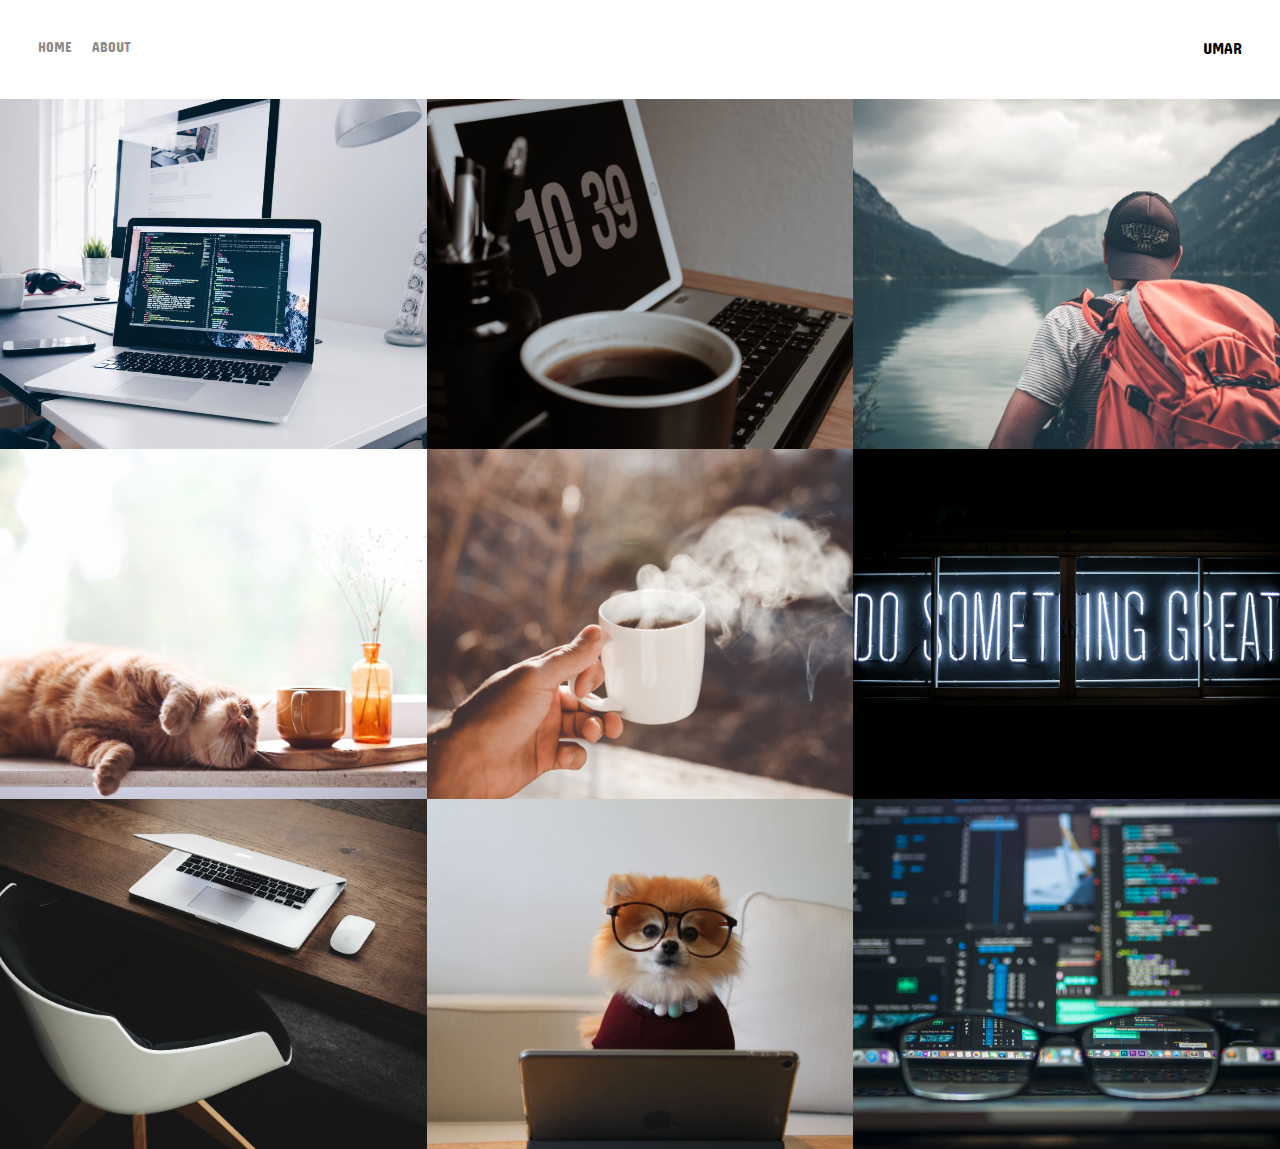
<file: index.html>
<!DOCTYPE html>
<html>
    <head>
        <link href="https://fonts.googleapis.com/css2?family=Concert+One&display=swap" rel="stylesheet">
        <link href="https://fonts.googleapis.com/css2?family=Balsamiq+Sans:wght@700&display=swap" rel="stylesheet">
        <meta charset="utf-8" />
        <title> Umar </title>
        <link rel="stylesheet" href="styles.css">
        <link rel="shortcut icon" href="./Icons/uniregistry-brands.svg">
    </head>
    <body>
        <div class="container">
            <div class="nav-wrapper">
                <div class="left-side">
                   <div class="nav-link-wrapper">
                        <a href="index.html">Home</a>
                    </div>

                    <div class="nav-link-wrapper">
                        <a href="about.html">About</a>
                    </div>
                </div>

                <div class="right-side">
                    <div class="brand">
                        <div>UMAR</div>
                    </div>
                </div>
            </div>

            <div class="content-wrapper">
                <div class="portfolio-items-wrapper">

                    <div class="portfolio-item-wrapper">
                        <div class="portfolio-img-background" style="background-image:url(images/portfolio-min.jpg)"></div>
                    
                        <div class="img-text-wrapper">
                            <div class="logo-wrapper">
                            </div>

                            <div class="subtitle">
                                Be realistic about your goals.
                            </div>
                        </div>
                    </div>

                    <div class="portfolio-item-wrapper">
                        <div class="portfolio-img-background" style="background-image:url(images/anastasiia-ostapovych-AGoOmIIu13A-unsplash-min.jpg)"></div>
                    
                        <div class="img-text-wrapper">
                            <div class="logo-wrapper">
                            </div>

                            <div class="subtitle">
                                Be realistic about your goals.
                            </div>
                        </div>
                    </div>

                    <div class="portfolio-item-wrapper">
                        <div class="portfolio-img-background" style="background-image:url(images/philipp-kammerer-6Mxb_mZ_Q8E-unsplash.jpg)"></div>
                    
                        <div class="img-text-wrapper">
                            <div class="logo-wrapper">
                            </div>

                            <div class="subtitle">
                                Creating something. As developers, we are constructing new things every day. ...
                            </div>
                        </div>
                    </div>

                    <div class="portfolio-item-wrapper">
                        <div class="portfolio-img-background" style="background-image:url(images/gaelle-marcel-YnbJwNXy0YQ-unsplash-min.jpg)"></div>
                    
                        <div class="img-text-wrapper">
                            <div class="logo-wrapper">
                            </div>

                            <div class="subtitle">
                                Just watching my cats can make me happy.
                            </div>
                        </div>
                    </div>

                    <div class="portfolio-item-wrapper">
                        <div class="portfolio-img-background" style="background-image:url(images/portfolio4.jpg)"></div>
                    
                        <div class="img-text-wrapper">
                            <div class="logo-wrapper">
                            </div>

                            <div class="subtitle">
                                I always work on a computer with a coffee. It is my lovely habit.
                            </div>
                        </div>
                    </div>

                    <div class="portfolio-item-wrapper">
                        <div class="portfolio-img-background" style="background-image:url(images/portfolio5.jpg)"></div>
                    
                        <div class="img-text-wrapper">
                            <div class="logo-wrapper">
                            </div>

                            <div class="subtitle">
                                The distance between your dreams and reality is called action.
                            </div>
                        </div>
                    </div>

                    <div class="portfolio-item-wrapper">
                        <div class="portfolio-img-background" style="background-image:url(images/luca-bravo-9l_326FISzk-unsplash-min.jpg)"></div>
                    
                        <div class="img-text-wrapper">
                            <div class="logo-wrapper">
                               
                            </div>

                            <div class="subtitle">
                                What do you think? Is coding really hard?
                            </div>
                        </div>
                    </div>

                    <div class="portfolio-item-wrapper">
                        
                        <div class="portfolio-img-background" style="background-image:url(images/cookie-the-pom-siNDDi9RpVY-unsplash-min.jpg)"></div>
                    
                        <div class="img-text-wrapper">
                            <div class="logo-wrapper">
                               
                            </div>

                            <div class="subtitle">
                                First learn computer science and all the theory. Next develop a programming style. Then forget all that and just hack. -)
                            </div>
                        </div>
                    </div>

                    <div class="portfolio-item-wrapper">
                        <div class="portfolio-img-background" style="background-image:url(images/kevin-ku-w7ZyuGYNpRQ-unsplash.jpg)"></div>
                    
                        <div class="img-text-wrapper">
                            <div class="logo-wrapper">
                               
                            </div>

                            <div class="subtitle">
                                Any fool can write code that a computer can understand. Good programmers write code that humans can understand.
                            </div>
                        </div>
                    </div>

                </div>
            </div>

        </div>
    </body>
    <script>  
     
       const portfolioItems = document.querySelectorAll('.portfolio-item-wrapper')

       portfolioItems.forEach(portfolioItem => {
        portfolioItem.addEventListener('mouseover', () => {
            portfolioItem.childNodes[1].classList.add('img-darken');
        })

        portfolioItem.addEventListener('mouseout', () =>{
            portfolioItem.childNodes[1].classList.remove('img-darken');
        })
       })
    </script>
</html>
</file>
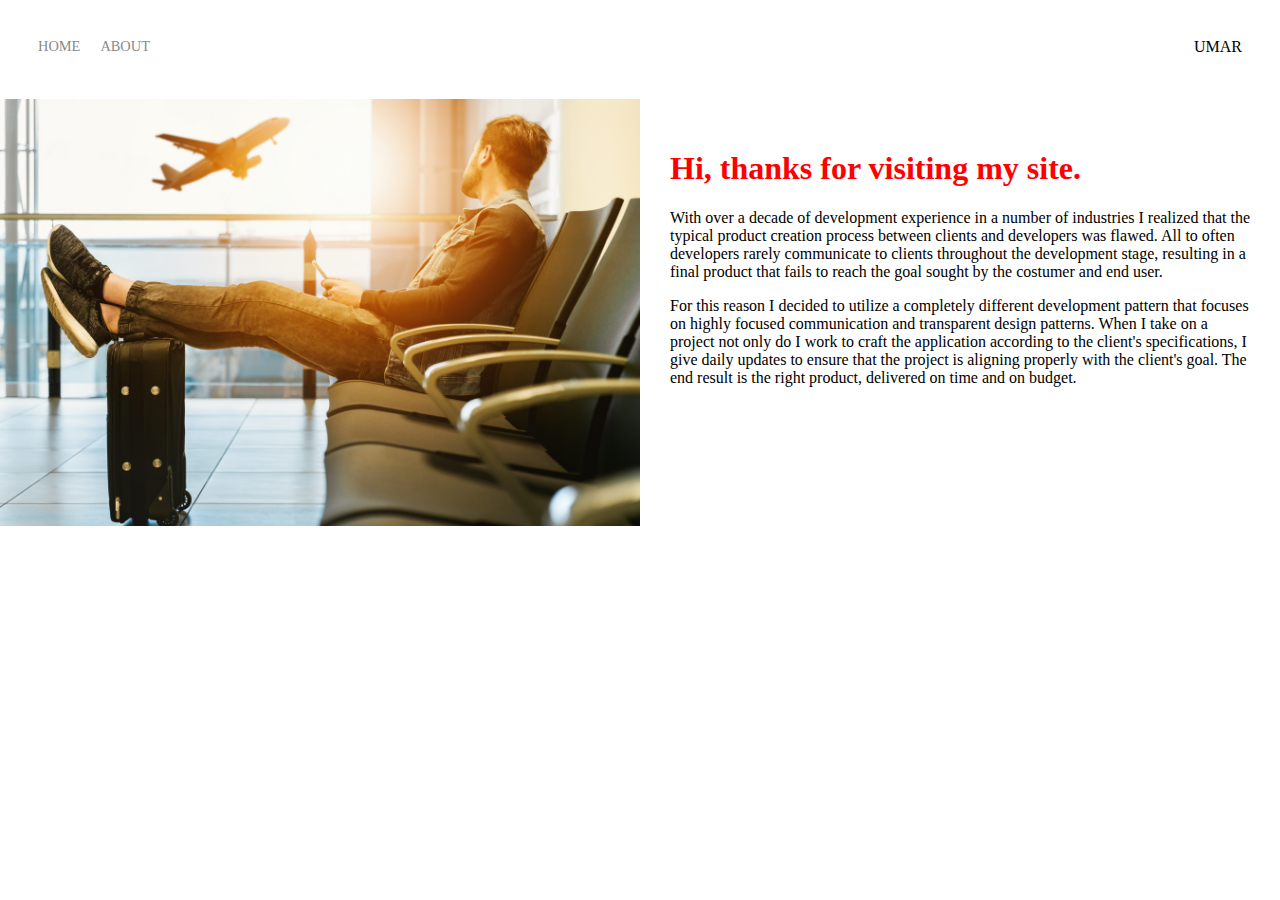
<file: about.html>
<!DOCTYPE html>
<html>
    <head>
        <meta charset="utf-8" />
        <title> My portfolio </title>
        <link rel="stylesheet" href="styles.css">
    </head>
    <body>
        <div class="container">
            <div class="nav-wrapper">
                <div class="left-side">
                   <div class="nav-link-wrapper">
                        <a href="index.html">Home</a>
                    </div>

                    <div class="nav-link-wrapper">
                        <a href="about.html">About</a>
                    </div>
                </div>

                <div class="right-side">
                    <div class="brand">
                        <div>UMAR</div>
                    </div>
                </div>
            </div>

            <div class="content-wrapper">
                <div class="two">
                    <div class="profile-img">
                        <img width="100%" src="images/jeshoots-com-mSESwdMZr-A-unsplash.jpg">
                    </div>

                    <div class="profile-content-wrapper">
                        <h1 style="width: 100%;" >Hi, thanks for visiting my site.</h1>
                        <p style="width: 100%;" >With over a decade of development experience in a number of industries I realized that the typical product creation process between clients and developers was flawed. All to often developers rarely communicate to clients throughout the development stage, resulting in a final product that fails to reach the goal sought by the costumer and end user. </p>
                        <p style="width: 100%;" >For this reason I decided to utilize a completely different development pattern that focuses on highly focused communication and transparent design patterns. When I take on a project not only do I work to craft the application according to the client's specifications, I give daily updates to ensure that the project is aligning properly with the client's goal. The end result is the right product, delivered on time and on budget.</p>
                    </div>
                </div>
             </div>
         
         </div>
    </body>     
</html>
</file>
<file: styles.css>
/* Master styles */
body {
    margin: 0px;
}

.container {
    display: grid;
    grid-template-columns: 1fr;
    font-family: 'Balsamiq Sans', cursive;
}

/*Nav styles */
.nav-wrapper {
    display: flex;
    justify-content: space-between;
    padding: 38px;
    font-family: 'Concert One', cursive;
}

.left-side {
    display: flex;
}

.nav-wrapper > .left-side > div {
    margin-right: 20px;
    font-size: 0.9em;
    text-transform: uppercase;
}

.nav-link-wrapper {
    height: 22px;
    border-bottom: 1px solid transparent;
    transition: border-bottom 0.5s;
}

.nav-link-wrapper a {
    color: #8a8a8a;
    text-decoration: none;
    transition: color 0.5s;
}

.nav-link-wrapper:hover {
    border-bottom: 1px solid blue;
}

.nav-link-wrapper a:hover {
 color: blue;
}

/* Portfolio styles */

.portfolio-items-wrapper {
    display: grid;
    grid-template-columns: 1fr 1fr 1fr;
}

.portfolio-item-wrapper {
    position: relative;
}

.portfolio-img-background {
    height: 350px;
    width: 100%;
    background-size: cover;
    background-position: center;
    background-repeat: no-repeat;
}

.img-text-wrapper {
    position: absolute;
    top: 0;
    display: flex;
    flex-direction: column;
    justify-content: center;
    align-items: center;
    height: 100%;
    text-align: center;
    padding-left: 100px;
    padding-right: 100px;
}

.logo-wrapper img {
    width: 50%;
    margin-bottom: 20px;
    padding: 50px;
}
 
.img-text-wrapper .subtitle{
    transition: 1s;
    font-weight: 600;
    color: transparent;
}

.img-text-wrapper:hover .subtitle {
    font-weight: 600;
    color: lightseagreen;
}


  
.img-darken {
    transition: 1s;
    filter: brightness(30%);
}

.two {
    display: grid;
    grid-template-columns: 1fr 1fr;

}
 
.profile-img {
    width: 100%;
}

.profile-content-wrapper {
    padding: 30px;

}
.profile-content-wrapper h1 {
    color: red;
}
</file>
